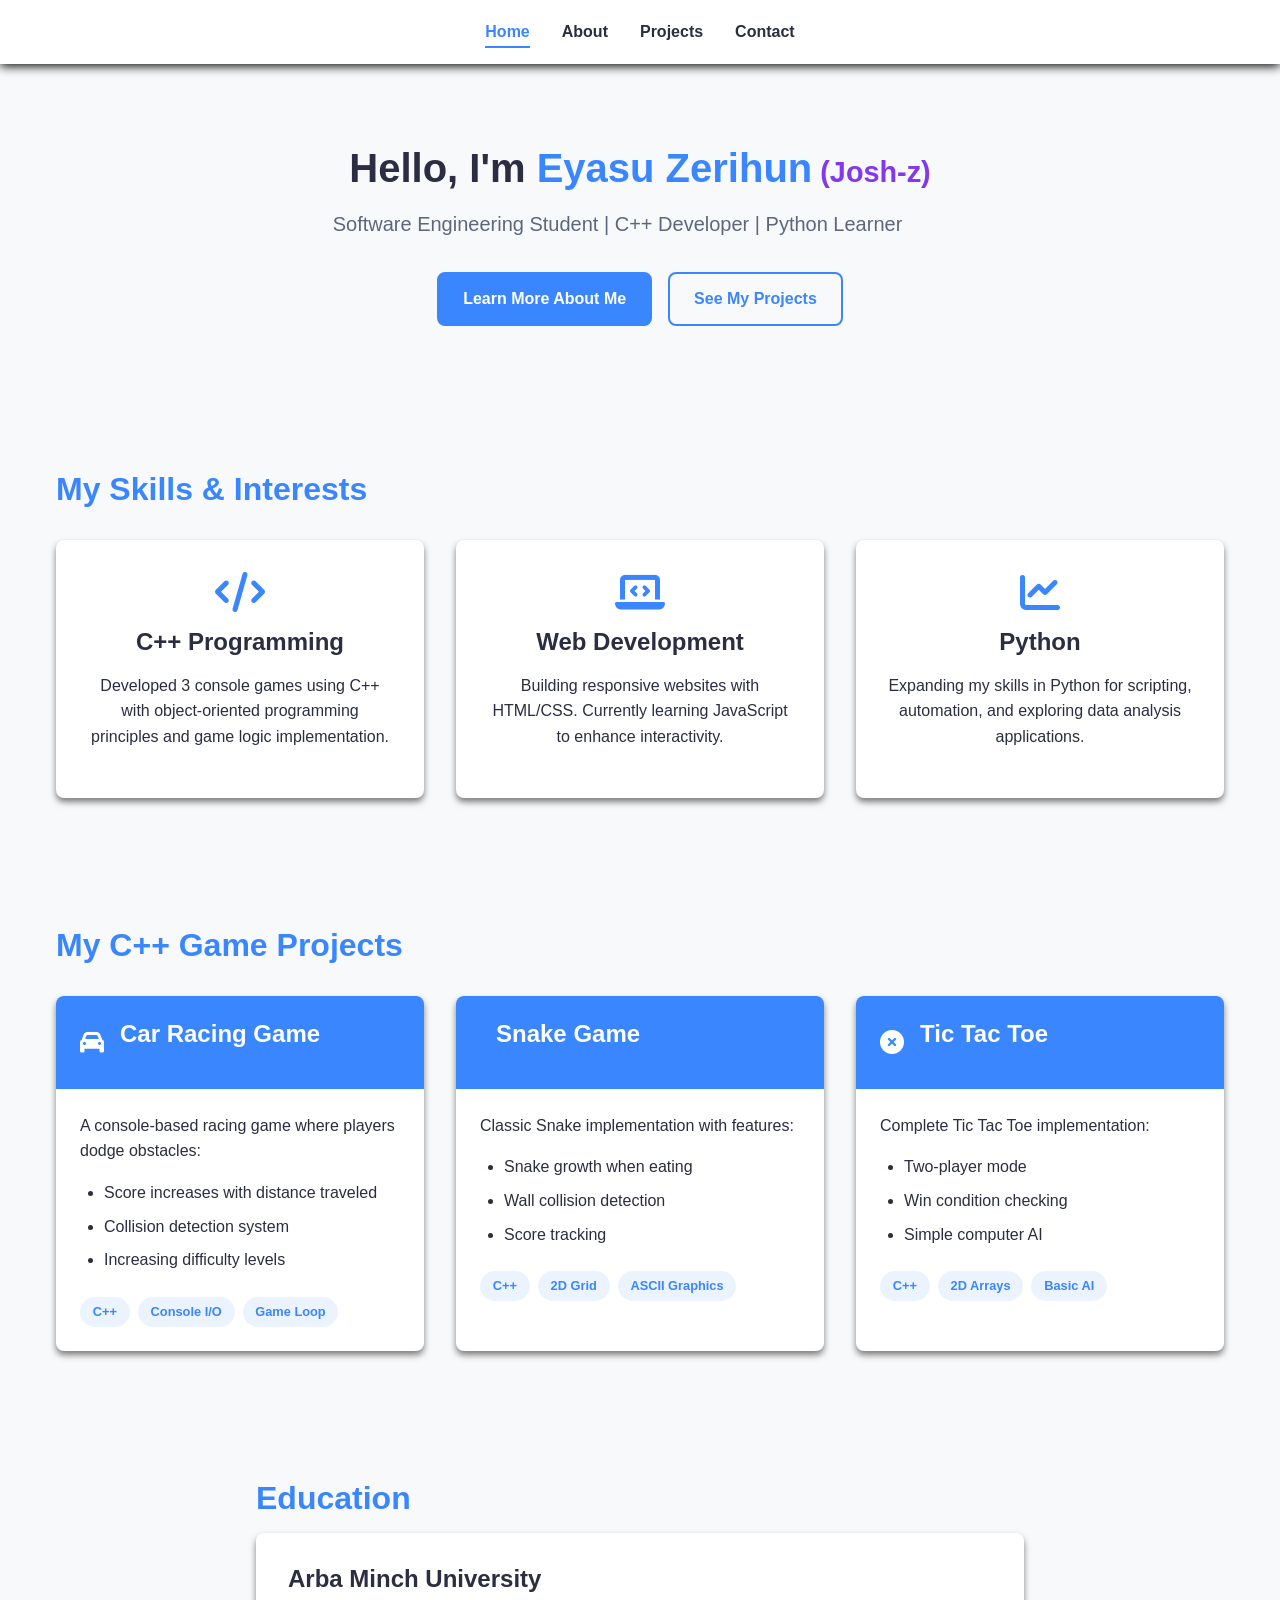
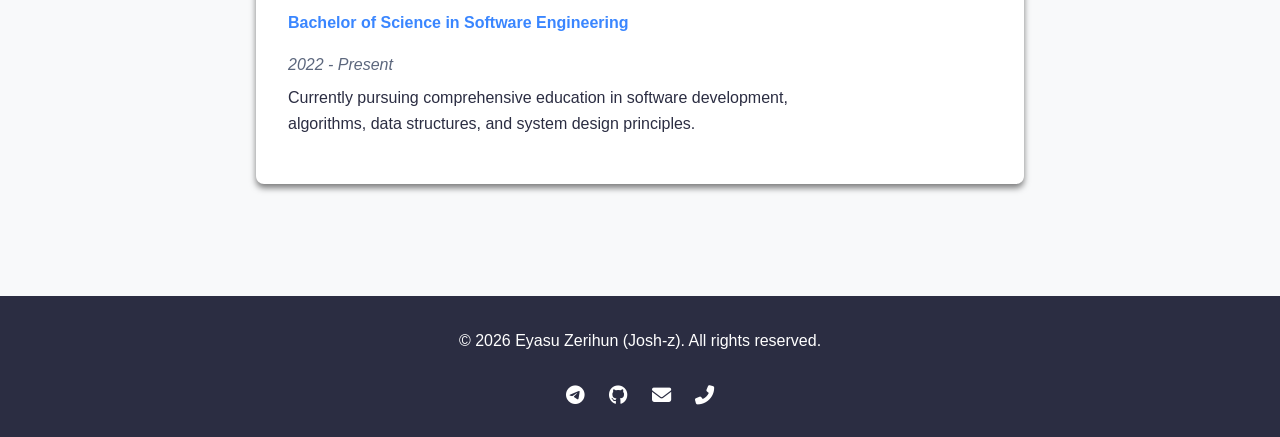
<file: index.html>
<!DOCTYPE html>
<html lang="en">

<head>
    <meta charset="UTF-8">
    <meta name="viewport" content="width=device-width, initial-scale=1.0">
    <title>Eyasu Zerihun (Josh-z) | Software Engineering Student</title>
    <meta name="description"
        content="Personal portfolio of Eyasu Zerihun, Software Engineering student at Arba Minch University">
    <link rel="stylesheet" href="https://cdnjs.cloudflare.com/ajax/libs/font-awesome/6.4.0/css/all.min.css">
    <link rel="stylesheet" href="styles/main.css">

    <style>
        .coming-soon {
            position: absolute;
            bottom: 15px;
            right: 15px;
            background-color: rgba(0, 0, 0, 0.8);
            color: white;
            padding: 6px 12px;
            border-radius: 8px;
            font-weight: bold;
            display: none;
            animation: fadeIn 0.3s ease-in-out;
            z-index: 1;
        }

        /* Ensure the project card is positioned relative so .coming-soon can position absolutely */
        .project-card {
            position: relative;
            background: var(--white);
            border-radius: var(--border-radius);
            box-shadow: var(--card-shadow);
            transition: var(--transition);
            overflow: hidden;
        }

        @keyframes fadeIn {
            from {
                opacity: 0;
                transform: translateY(5px);
            }

            to {
                opacity: 1;
                transform: translateY(0);
            }
        }
    </style>
</head>

<body>
    <header>
        <nav>
            <ul>
                <li><a href="index.html" class="active">Home</a></li>
                <li><a href="about.html">About</a></li>
                <li><a href="portfolio.html">Projects</a></li>
                <li><a href="contact.html">Contact</a></li>
            </ul>
        </nav>
    </header>

    <main>
        <section class="hero">
            <h1>Hello, I'm <span class="name">Eyasu Zerihun</span><span class="nickname">(Josh-z)</span></h1>
            <p class="tagline">Software Engineering Student | C++ Developer | Python Learner</p>
            <div class="hero-btns">
                <a href="about.html" class="btn">Learn More About Me</a>
                <a href="portfolio.html" class="btn secondary">See My Projects</a>
            </div>
        </section>

        <section class="skills">
            <h2>My Skills & Interests</h2>
            <div class="skills-container">
                <div class="skill">
                    <i class="fas fa-code"></i>
                    <h3>C++ Programming</h3>
                    <p>Developed 3 console games using C++ with object-oriented programming principles and game logic
                        implementation.</p>
                </div>
                <div class="skill">
                    <i class="fas fa-laptop-code"></i>
                    <h3>Web Development</h3>
                    <p>Building responsive websites with HTML/CSS. Currently learning JavaScript to enhance
                        interactivity.</p>
                </div>
                <div class="skill">
                    <i class="fas fa-chart-line"></i>
                    <h3>Python</h3>
                    <p>Expanding my skills in Python for scripting, automation, and exploring data analysis
                        applications.</p>
                </div>
            </div>
        </section>

        <section class="projects">
            <h2>My C++ Game Projects</h2>
            <div class="projects-container">
                <!-- Car Game -->
                <div class="project-card">
                    <div class="project-header">
                        <i class="fas fa-car"></i>
                        <h3>Car Racing Game</h3>
                    </div>
                    <div class="project-content">
                        <p>A console-based racing game where players dodge obstacles:</p>
                        <ul>
                            <li>Score increases with distance traveled</li>
                            <li>Collision detection system</li>
                            <li>Increasing difficulty levels</li>
                        </ul>
                        <div class="tech-used">
                            <span>C++</span>
                            <span>Console I/O</span>
                            <span>Game Loop</span>
                        </div>
                    </div>
                    <div class="coming-soon">Coming Soon</div>
                </div>

                <!-- Snake Game -->
                <div class="project-card">
                    <div class="project-header">
                        <i class="fas fa-snake"></i>
                        <h3>Snake Game</h3>
                    </div>
                    <div class="project-content">
                        <p>Classic Snake implementation with features:</p>
                        <ul>
                            <li>Snake growth when eating</li>
                            <li>Wall collision detection</li>
                            <li>Score tracking</li>
                        </ul>
                        <div class="tech-used">
                            <span>C++</span>
                            <span>2D Grid</span>
                            <span>ASCII Graphics</span>
                        </div>
                    </div>
                    <div class="coming-soon">Coming Soon</div>
                </div>

                <!-- Tic Tac Toe -->
                <div class="project-card">
                    <div class="project-header">
                        <i class="fas fa-times-circle"></i>
                        <h3>Tic Tac Toe</h3>
                    </div>
                    <div class="project-content">
                        <p>Complete Tic Tac Toe implementation:</p>
                        <ul>
                            <li>Two-player mode</li>
                            <li>Win condition checking</li>
                            <li>Simple computer AI</li>
                        </ul>
                        <div class="tech-used">
                            <span>C++</span>
                            <span>2D Arrays</span>
                            <span>Basic AI</span>
                        </div>
                    </div>
                    <div class="coming-soon">Coming Soon</div>
                </div>

                <div class="coming-soon">Coming Soon</div>
            </div>
        </section>

        <!-- Education Section -->
        <section class="education">
            <h2>Education</h2>
            <div class="education-item">
                <h3>Arba Minch University</h3>
                <p class="degree">Bachelor of Science in Software Engineering</p>
                <p class="year">2022 - Present</p>
                <p>Currently pursuing comprehensive education in software development, algorithms, data structures, and
                    system design principles.</p>
            </div>
        </section>
    </main>

    <!-- Footer -->
    <footer>
        <p>&copy; <span id="current-year">2023</span> Eyasu Zerihun (Josh-z). All rights reserved.</p>
        <div class="social-links">
            <a href="https://t.me/josh_zerish" target="_blank" aria-label="Telegram"><i
                    class="fab fa-telegram-plane"></i></a>
            <a href="https://github.com/Joshz-090" target="_blank" aria-label="GitHub"><i class="fab fa-github"></i></a>
            <a href="mailto:eyasuzerihun80@gmail.com" aria-label="Email"><i class="fas fa-envelope"></i></a>
            <a href="tel:+25153454460" aria-label="Phone"><i class="fas fa-phone-alt"></i> </a>
        </div>
    </footer>

    <!-- Simple script to update copyright year -->
    <script>
        document.getElementById('current-year').textContent = new Date().getFullYear();

        document.querySelectorAll('.project-card').forEach(card => {
            card.addEventListener('click', () => {
                const msg = card.querySelector('.coming-soon');
                msg.style.display = 'block';

                setTimeout(() => {
                    msg.style.display = 'none';
                }, 2000);
            });
        });
    </script>

</body>

</html>
</file>
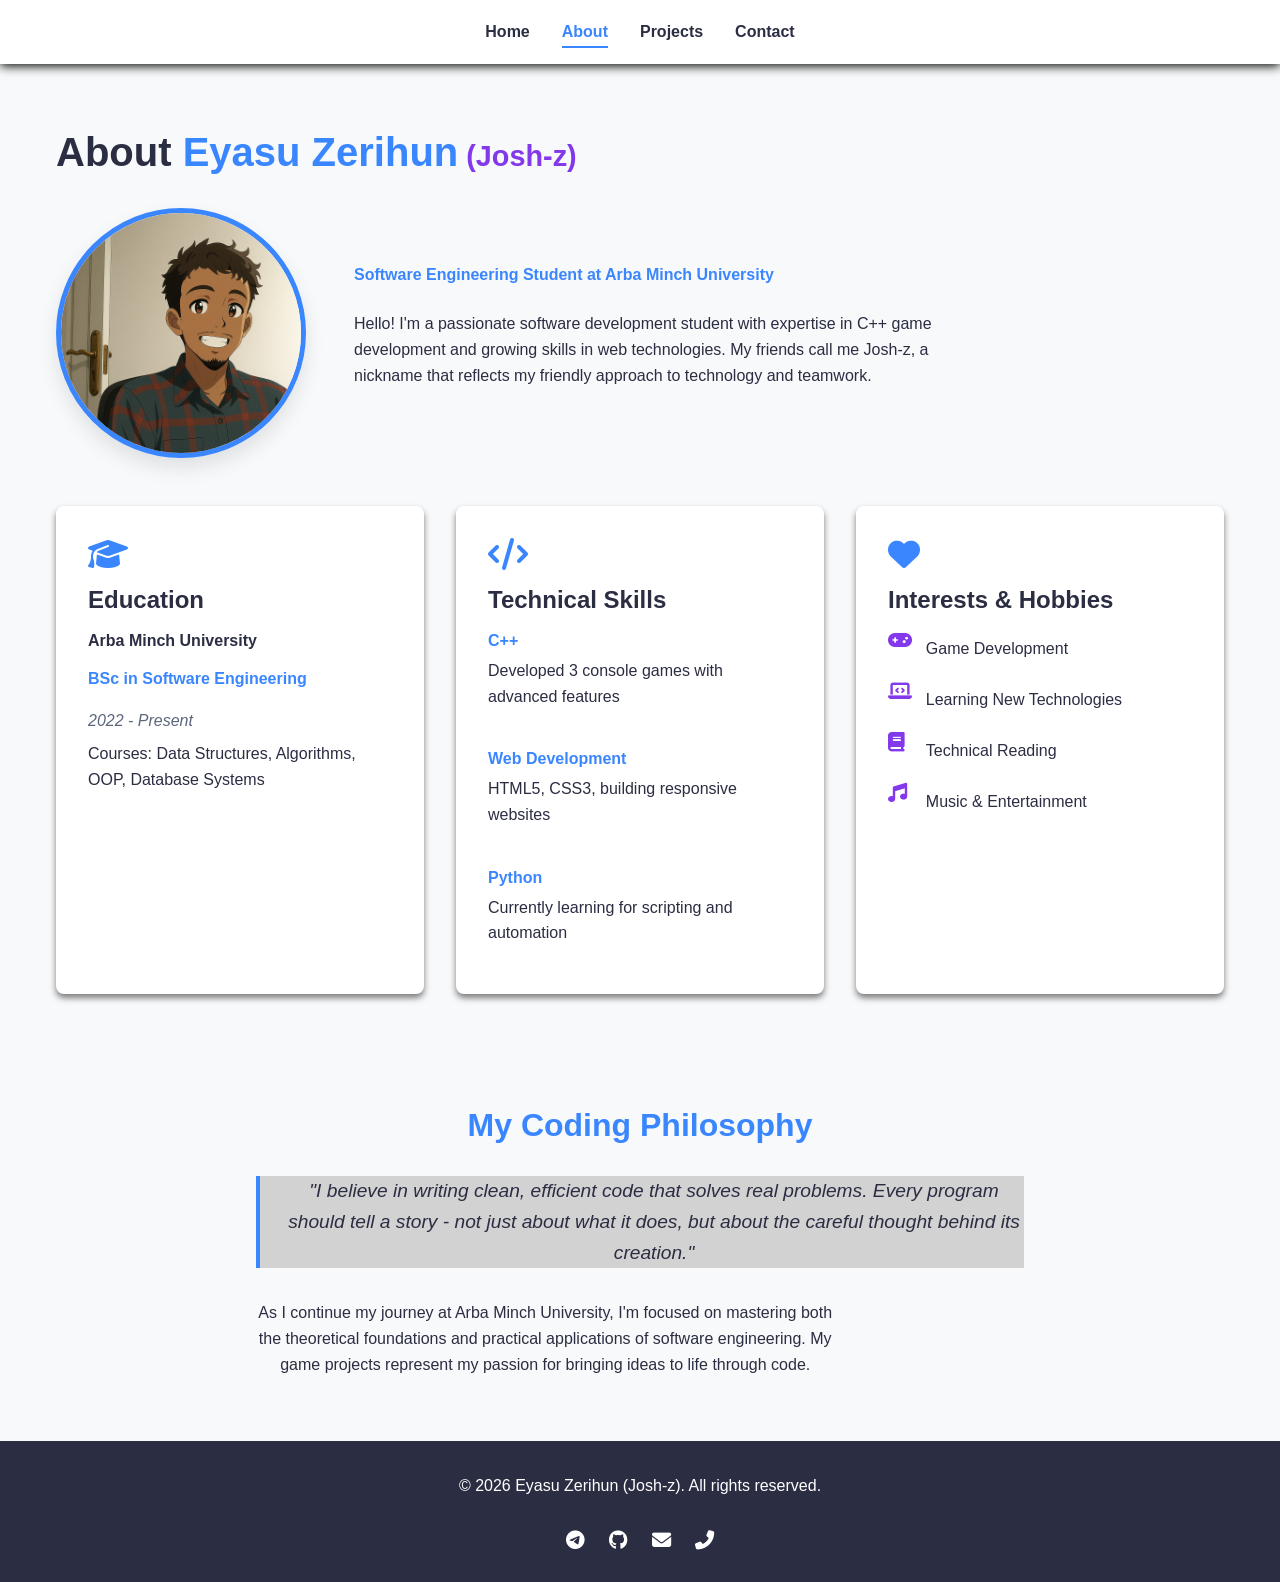
<file: about.html>
<!DOCTYPE html>
<html lang="en">

<head>
    <meta charset="UTF-8">
    <meta name="viewport" content="width=device-width, initial-scale=1.0">
    <title>About Eyasu Zerihun (Josh-z) | Software Engineering Student</title>
    <meta name="description"
        content="Learn more about Eyasu Zerihun, a Software Engineering student at Arba Minch University">
    <link rel="stylesheet" href="https://cdnjs.cloudflare.com/ajax/libs/font-awesome/6.4.0/css/all.min.css">
    <link rel="stylesheet" href="styles/main.css">
    <link rel="stylesheet" href="styles/about.css">
</head>

<body>
    <header>
        <nav>
            <ul>
                <li><a href="index.html">Home</a></li>
                <li><a href="about.html" class="active">About</a></li>
                <li><a href="portfolio.html">Projects</a></li>
                <li><a href="contact.html">Contact</a></li>
            </ul>
        </nav>
    </header>

    <main>
        <section class="about-me">
            <h1>About <span class="name">Eyasu Zerihun</span><span class="nickname">(Josh-z)</span></h1>

            <div class="profile-container">
                <div class="profile-photo">
                    <img src="./photo/ChatGPT Image Apr 15, 2025, 04_52_55 PM.png" alt="Eyasu Zerihun (Josh-z)">
                </div>
                <div class="profile-info">
                    <p class="subtitle">Software Engineering Student at Arba Minch University</p>
                    <p>Hello! I'm a passionate software development student with expertise in C++ game development and
                        growing skills in web technologies. My friends call me Josh-z, a nickname that reflects my
                        friendly approach to technology and teamwork.</p>
                </div>
            </div>

            <div class="about-details">
                <!-- Education -->
                <div class="detail-card">
                    <i class="fas fa-graduation-cap"></i>
                    <h3>Education</h3>
                    <div class="timeline">
                        <div class="timeline-item">
                            <h4>Arba Minch University</h4>
                            <p class="degree">BSc in Software Engineering</p>
                            <p class="year">2022 - Present</p>
                            <p>Courses: Data Structures, Algorithms, OOP, Database Systems</p>
                        </div>
                    </div>
                </div>

                <!-- Skills -->
                <div class="detail-card">
                    <i class="fas fa-code"></i>
                    <h3>Technical Skills</h3>
                    <div class="skills-list">
                        <div class="skill-item">
                            <h4>C++</h4>
                            <p>Developed 3 console games with advanced features</p>
                        </div>
                        <div class="skill-item">
                            <h4>Web Development</h4>
                            <p>HTML5, CSS3, building responsive websites</p>
                        </div>
                        <div class="skill-item">
                            <h4>Python</h4>
                            <p>Currently learning for scripting and automation</p>
                        </div>
                    </div>
                </div>

                <!-- Hobbies -->
                <div class="detail-card">
                    <i class="fas fa-heart"></i>
                    <h3>Interests & Hobbies</h3>
                    <ul class="hobbies-list">
                        <li><i class="fas fa-gamepad"></i> Game Development</li>
                        <li><i class="fas fa-laptop-code"></i> Learning New Technologies</li>
                        <li><i class="fas fa-book"></i> Technical Reading</li>
                        <li><i class="fas fa-music"></i> Music & Entertainment</li>
                    </ul>
                </div>
            </div>
        </section>

        <!-- Philosophy Section -->
        <section class="philosophy">
            <h2>My Coding Philosophy</h2>
            <div class="philosophy-content">
                <blockquote>
                    "I believe in writing clean, efficient code that solves real problems. Every program should tell a
                    story - not just about what it does, but about the careful thought behind its creation."
                </blockquote>
                <p>As I continue my journey at Arba Minch University, I'm focused on mastering both the theoretical
                    foundations and practical applications of software engineering. My game projects represent my
                    passion for bringing ideas to life through code.</p>
            </div>
        </section>
    </main>

    <footer>
        <p>&copy; <span id="current-year">2023</span> Eyasu Zerihun (Josh-z). All rights reserved.</p>
        <div class="social-links">
            <a href="https://t.me/josh_zerish" target="_blank" aria-label="Telegram"><i
                    class="fab fa-telegram-plane"></i></a>
            <a href="https://github.com/Joshz-090" target="_blank" aria-label="GitHub"><i class="fab fa-github"></i></a>
            <a href="mailto:eyasuzerihun80@gmail.com" aria-label="Email"><i class="fas fa-envelope"></i></a>
            <a href="tel:+25153454460" aria-label="Phone"><i class="fas fa-phone-alt"></i> </a>
        </div>
    </footer>

    <script>
        document.getElementById('current-year').textContent = new Date().getFullYear();
    </script>
</body>

</html>
</file>
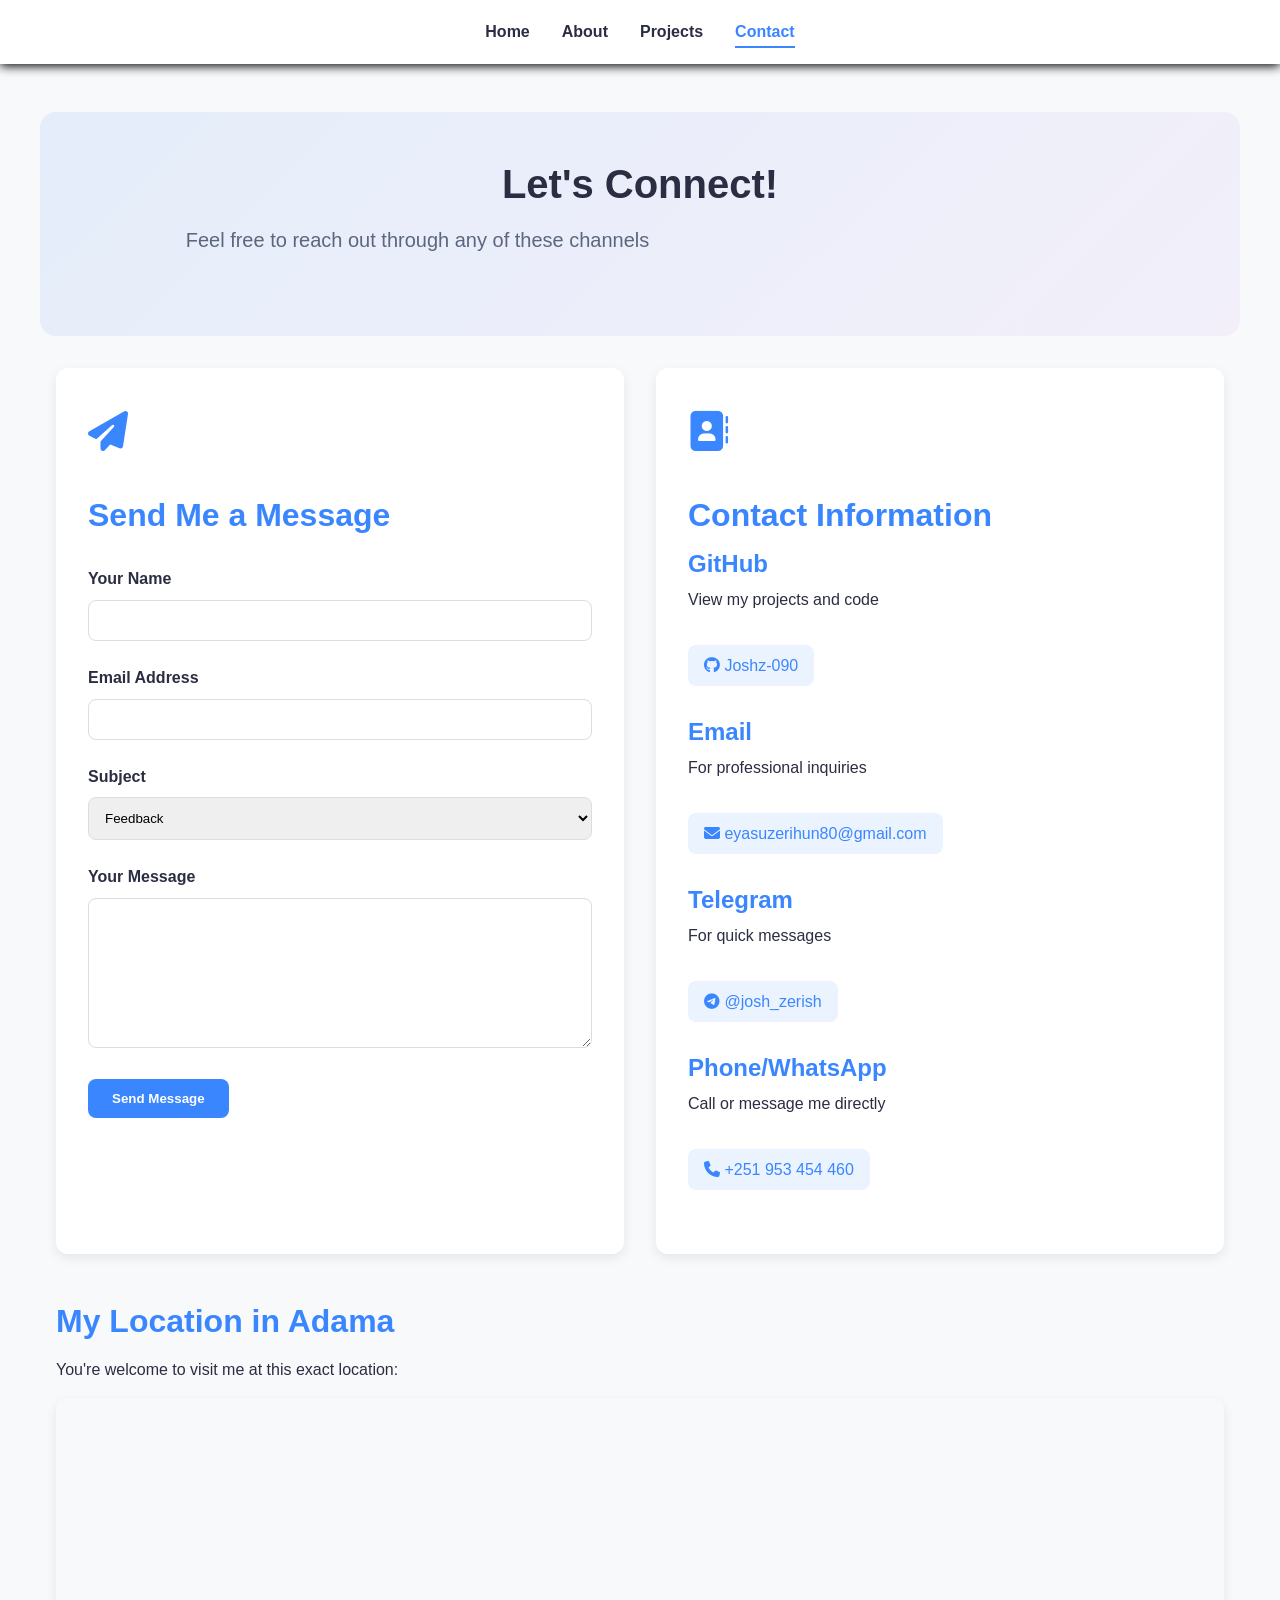
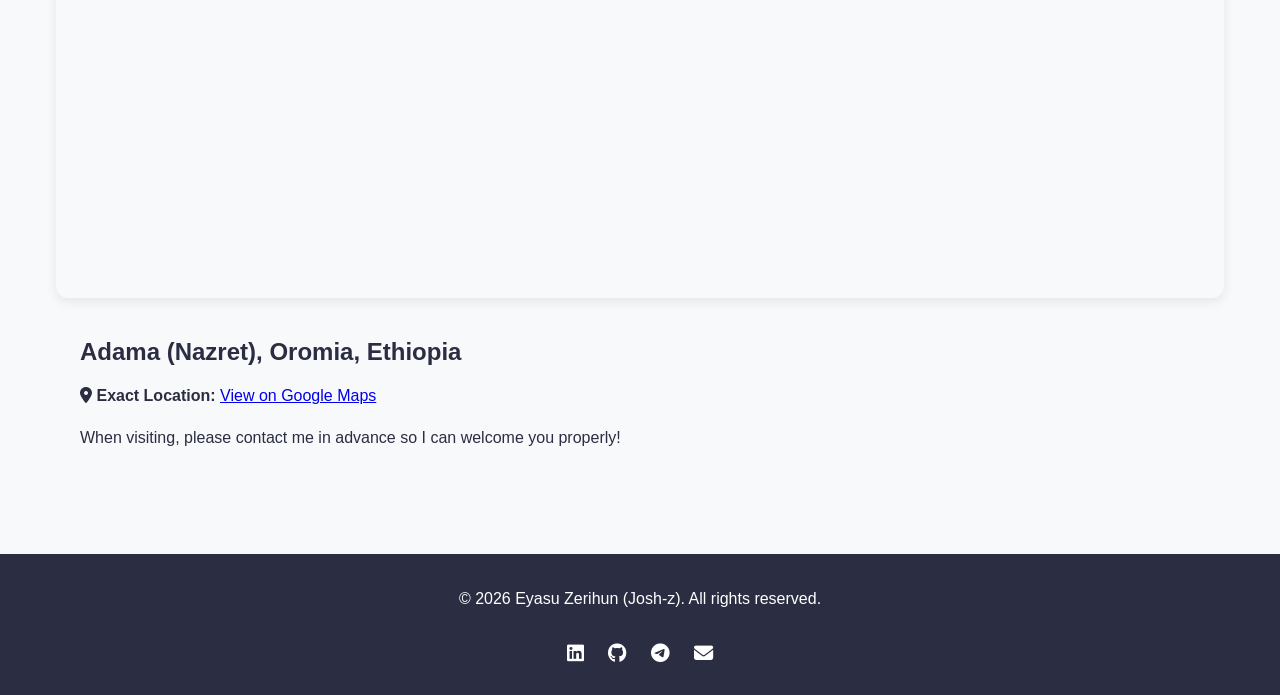
<file: contact.html>
<!DOCTYPE html>
<html lang="en">

<head>
    <meta charset="UTF-8">
    <meta name="viewport" content="width=device-width, initial-scale=1.0">
    <title>Contact Eyasu Zerihun (Josh-z) | Software Engineer</title>
    <link rel="stylesheet" href="https://cdnjs.cloudflare.com/ajax/libs/font-awesome/6.4.0/css/all.min.css">
    <link rel="stylesheet" href="styles/main.css">
    <style>
        /* CONTACT PAGE SPECIFIC STYLES */
        .contact-hero {
            text-align: center;
            padding: 3rem 1rem;
            background: linear-gradient(135deg, rgba(58, 134, 255, 0.1) 0%, rgba(131, 56, 236, 0.05) 100%);
            border-radius: 16px;
            margin: 2rem auto;
            max-width: 1200px;
        }

        .contact-container {
            display: grid;
            grid-template-columns: repeat(auto-fit, minmax(300px, 1fr));
            gap: 2rem;
            max-width: 1200px;
            margin: 0 auto;
            padding: 0 1rem;
        }

        .contact-card {
            background: white;
            padding: 2rem;
            border-radius: 12px;
            box-shadow: 0 4px 12px rgba(0, 0, 0, 0.08);
            transition: all 0.3s ease;
        }

        .contact-card:hover {
            transform: translateY(-5px);
            box-shadow: 0 8px 20px rgba(0, 0, 0, 0.12);
        }

        .contact-icon {
            font-size: 2.5rem;
            color: #3a86ff;
            margin-bottom: 1rem;
        }

        .contact-method {
            margin-bottom: 2rem;
        }

        .contact-method h3 {
            color: #3a86ff;
            margin-bottom: 0.5rem;
        }

        .contact-link {
            display: inline-block;
            margin-top: 1rem;
            padding: 0.5rem 1rem;
            background: rgba(58, 134, 255, 0.1);
            color: #3a86ff;
            border-radius: 8px;
            text-decoration: none;
            transition: all 0.3s ease;
        }

        .contact-link:hover {
            background: rgba(58, 134, 255, 0.2);
        }

        /* Message Form Styles */
        .message-form {
            margin-top: 2rem;
        }

        .form-group {
            margin-bottom: 1.5rem;
        }

        .form-group label {
            display: block;
            margin-bottom: 0.5rem;
            font-weight: 600;
        }

        .form-group input,
        .form-group textarea,
        .form-group select {
            width: 100%;
            padding: 0.75rem;
            border: 1px solid #ddd;
            border-radius: 8px;
            font-family: inherit;
        }

        .form-group textarea {
            min-height: 150px;
            resize: vertical;
        }

        .submit-btn {
            background: #3a86ff;
            color: white;
            border: none;
            padding: 0.75rem 1.5rem;
            border-radius: 8px;
            cursor: pointer;
            font-weight: 600;
            transition: all 0.3s ease;
        }

        .submit-btn:hover {
            background: #2667cc;
        }

        /* Map Section */
        .location-section {
            max-width: 1200px;
            margin: 3rem auto;
            padding: 0 1rem;
        }

        .map-container {
            height: 500px;
            border-radius: 12px;
            overflow: hidden;
            box-shadow: 0 4px 12px rgba(0, 0, 0, 0.08);
            margin-top: 1rem;
            position: relative;
        }

        .map-container iframe {
            width: 100%;
            height: 100%;
            border: none;
        }

        .location-description {
            background: #f8f9fa;
            padding: 1.5rem;
            border-radius: 8px;
            margin-top: 1rem;
        }

        @media (max-width: 768px) {
            .contact-container {
                grid-template-columns: 1fr;
            }

            .map-container {
                height: 350px;
            }
        }
    </style>
</head>

<body class="contact-page">
    <header>
        <nav>
            <ul>
                <li><a href="index.html">Home</a></li>
                <li><a href="about.html">About</a></li>
                <li><a href="portfolio.html">Projects</a></li>
                <li><a href="contact.html" class="active">Contact</a></li>
            </ul>
        </nav>
    </header>

    <main>
        <section class="contact-hero">
            <h1>Let's Connect!</h1>
            <p class="tagline">Feel free to reach out through any of these channels</p>
        </section>

        <div class="contact-container">
            <!-- Contact Form -->
            <div class="contact-card">
                <div class="contact-icon">
                    <i class="fas fa-paper-plane"></i>
                </div>

                <h2>Send Me a Message</h2>

                <form class="message-form" id="contactForm">
                    <div class="form-group">
                        <label for="name">Your Name</label>
                        <input type="text" id="name" name="name" required>
                    </div>

                    <div class="form-group">
                        <label for="email">Email Address</label>
                        <input type="email" id="email" name="email" required>
                    </div>

                    <div class="form-group">
                        <label for="subject">Subject</label>
                        <select id="subject" name="subject">
                            <option value="feedback">Feedback</option>
                            <option value="collab">Collaboration</option>
                            <option value="question">Question</option>
                            <option value="other">Other</option>
                        </select>
                    </div>

                    <div class="form-group">
                        <label for="message">Your Message</label>
                        <textarea id="message" name="message" required></textarea>
                    </div>

                    <button type="submit" class="submit-btn">Send Message</button>
                </form>
            </div>

            <!-- Contact Information -->
            <div class="contact-card">
                <div class="contact-icon">
                    <i class="fas fa-address-book"></i>
                </div>

                <h2>Contact Information</h2>

                <div class="contact-method">
                    <h3>GitHub</h3>
                    <p>View my projects and code</p>
                    <a href="https://github.com/Joshz-090" target="_blank" class="contact-link">
                        <i class="fab fa-github"></i> Joshz-090
                    </a>
                </div>

                <div class="contact-method">
                    <h3>Email</h3>
                    <p>For professional inquiries</p>
                    <a href="mailto:eyasuzerihun80@gmail.com" class="contact-link">
                        <i class="fas fa-envelope"></i> eyasuzerihun80@gmail.com
                    </a>
                </div>

                <div class="contact-method">
                    <h3>Telegram</h3>
                    <p>For quick messages</p>
                    <a href="https://t.me/josh_zerish" target="_blank" class="contact-link">
                        <i class="fab fa-telegram"></i> @josh_zerish
                    </a>
                </div>

                <div class="contact-method">
                    <h3>Phone/WhatsApp</h3>
                    <p>Call or message me directly</p>
                    <a href="tel:+251953454460" class="contact-link">
                        <i class="fas fa-phone"></i> +251 953 454 460
                    </a>
                </div>
            </div>
        </div>

        <!-- Exact Location Section -->
        <section class="location-section">
            <h2>My Location in Adama</h2>
            <p>You're welcome to visit me at this exact location:</p>

            <div class="map-container">
                <iframe
                    src="https://www.google.com/maps/embed?pb=!1m18!1m12!1m3!1d3941.308037530966!2d39.26838531536671!3d8.5409800939004!2m3!1f0!2f0!3f0!3m2!1i1024!2i768!4f13.1!3m3!1m2!1s0x164b4f0e65e8e3c9%3A0x2b6e3e5b4a8e3e1!2sAdama%2C%20Ethiopia!5e0!3m2!1sen!2sus!4v1620000000000!5m2!1sen!2sus"
                    allowfullscreen="" loading="lazy"></iframe>
            </div>

            <div class="location-description">
                <h3>Adama (Nazret), Oromia, Ethiopia</h3>
                <p><i class="fas fa-map-marker-alt"></i> <strong>Exact Location:</strong> <a
                        href="https://maps.app.goo.gl/ZNJYowQZLFwTb75c6" target="_blank">View on Google Maps</a></p>
                <p>When visiting, please contact me in advance so I can welcome you properly!</p>
            </div>
        </section>
    </main>

    <footer>
        <p>&copy; <span id="current-year">2023</span> Eyasu Zerihun (Josh-z). All rights reserved.</p>
        <div class="social-links">
            <a href="#" aria-label="LinkedIn"><i class="fab fa-linkedin"></i></a>
            <a href="https://github.com/Joshz-090" aria-label="GitHub" target="_blank"><i class="fab fa-github"></i></a>
            <a href="https://t.me/josh_zerish" aria-label="Telegram" target="_blank"><i class="fab fa-telegram"></i></a>
            <a href="mailto:eyasuzerihun80@gmail.com" aria-label="Email"><i class="fas fa-envelope"></i></a>
        </div>
    </footer>

    <script>
        // Update copyright year
        document.getElementById('current-year').textContent = new Date().getFullYear();

        // Simple form handling
        document.getElementById('contactForm').addEventListener('submit', function (e) {
            e.preventDefault();
            alert('Thank you for your message! I will respond soon.');
            this.reset();
        });
    </script>
</body>

</html>
</file>
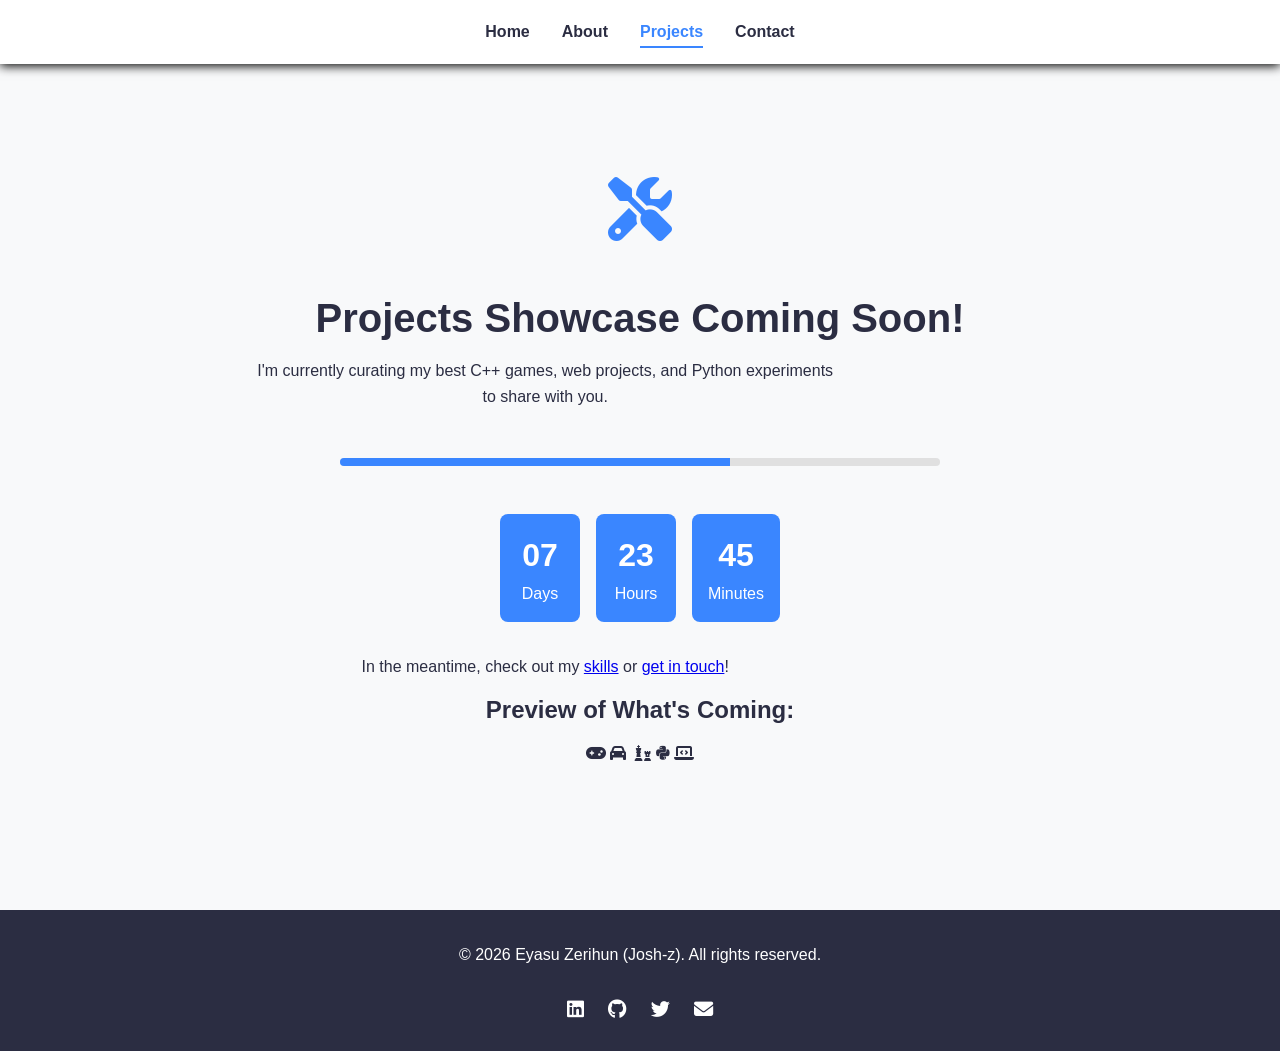
<file: portfolio.html>
<!DOCTYPE html>
<html lang="en">

<head>
    <meta charset="UTF-8">
    <meta name="viewport" content="width=device-width, initial-scale=1.0">
    <title>Projects | Eyasu Zerihun</title>
    <link rel="stylesheet" href="https://cdnjs.cloudflare.com/ajax/libs/font-awesome/6.4.0/css/all.min.css">
    <link rel="stylesheet" href="styles/main.css">
    <style>
        /* PROJECTS COMING SOON ANIMATION */
        .construction {
            text-align: center;
            padding: 5rem 1rem;
            max-width: 800px;
            margin: 0 auto;
        }

        .construction-icon {
            font-size: 4rem;
            color: #3a86ff;
            animation: bounce 2s infinite;
            margin-bottom: 2rem;
        }

        @keyframes bounce {

            0%,
            20%,
            50%,
            80%,
            100% {
                transform: translateY(0);
            }

            40% {
                transform: translateY(-30px);
            }

            60% {
                transform: translateY(-15px);
            }
        }

        .countdown {
            display: flex;
            justify-content: center;
            gap: 1rem;
            margin: 2rem 0;
        }

        .countdown-item {
            background: #3a86ff;
            color: white;
            padding: 1rem;
            border-radius: 8px;
            min-width: 80px;
        }

        .countdown-number {
            font-size: 2rem;
            font-weight: bold;
        }

        .progress-bar {
            height: 8px;
            background: #e0e0e0;
            border-radius: 4px;
            margin: 3rem auto;
            max-width: 600px;
            overflow: hidden;
        }

        .progress {
            height: 100%;
            width: 65%;
            background: #3a86ff;
            animation: progress 2s ease-in-out infinite alternate;
        }

        @keyframes progress {
            from {
                width: 65%;
            }

            to {
                width: 68%;
            }
        }
    </style>
</head>

<body class="projects-page">
    <header>
        <nav>
            <ul>
                <li><a href="index.html">Home</a></li>
                <li><a href="about.html">About</a></li>
                <li><a href="portfolio.html" class="active">Projects</a></li>
                <li><a href="contact.html">Contact</a></li>
            </ul>
        </nav>
    </header>

    <main>
        <section class="construction">
            <div class="construction-icon">
                <i class="fas fa-tools"></i>
            </div>
            <h1>Projects Showcase Coming Soon!</h1>
            <p>I'm currently curating my best C++ games, web projects, and Python experiments to share with you.</p>

            <div class="progress-bar">
                <div class="progress"></div>
            </div>

            <div class="countdown">
                <div class="countdown-item">
                    <div class="countdown-number" id="days">07</div>
                    <div>Days</div>
                </div>
                <div class="countdown-item">
                    <div class="countdown-number" id="hours">23</div>
                    <div>Hours</div>
                </div>
                <div class="countdown-item">
                    <div class="countdown-number" id="minutes">45</div>
                    <div>Minutes</div>
                </div>
            </div>

            <p>In the meantime, check out my <a href="about.html">skills</a> or <a href="contact.html">get in touch</a>!
            </p>

            <div class="social-preview">
                <h3>Preview of What's Coming:</h3>
                <div class="preview-icons">
                    <i class="fas fa-gamepad"></i>
                    <i class="fas fa-car"></i>
                    <i class="fas fa-snake"></i>
                    <i class="fas fa-chess"></i>
                    <i class="fab fa-python"></i>
                    <i class="fas fa-laptop-code"></i>
                </div>
            </div>
        </section>
    </main>

    <footer>
        <p>&copy; <span id="current-year">2023</span> Eyasu Zerihun (Josh-z). All rights reserved.</p>
        <div class="social-links">
            <a href="#" aria-label="LinkedIn"><i class="fab fa-linkedin"></i></a>
            <a href="#" aria-label="GitHub"><i class="fab fa-github"></i></a>
            <a href="#" aria-label="Twitter"><i class="fab fa-twitter"></i></a>
            <a href="mailto:your.email@example.com" aria-label="Email"><i class="fas fa-envelope"></i></a>
        </div>
    </footer>

    <script>
        // Update copyright year
        document.getElementById('current-year').textContent = new Date().getFullYear();

        // Simple countdown animation (not real countdown)
        function animateCountdown() {
            const numbers = {
                days: document.getElementById('days'),
                hours: document.getElementById('hours'),
                minutes: document.getElementById('minutes')
            };

            setInterval(() => {
                numbers.minutes.textContent = Math.floor(Math.random() * 60).toString().padStart(2, '0');
                if (Math.random() > 0.7) {
                    numbers.hours.textContent = Math.floor(Math.random() * 24).toString().padStart(2, '0');
                }
                if (Math.random() > 0.9) {
                    numbers.days.textContent = Math.floor(Math.random() * 7).toString().padStart(2, '0');
                }
            }, 3000);
        }

        animateCountdown();
    </script>
</body>

</html>
</file>
<file: styles/main.css>
:root {
    --primary-color: #3a86ff;
    --primary-dark: #2667cc;
    --accent-color: #8338ec;
    --text-color: #2b2d42;
    --text-light: #5c677d;
    --light-bg: #f8f9fa;
    --white: #ffffff;
    --card-shadow: 0 4px 6px rgba(0, 0, 0, 0.5);
    --hover-shadow: 0 10px 20px rgba(0, 0, 0, 0.1);

    --border-radius: 8px;
    --section-padding: 3rem 1rem;
    --transition: all 0.3s ease;
}

* {
    margin: 0;
    padding: 0;
    box-sizing: border-box;
}

body {
    font-family: 'Segoe UI', Tahoma, Geneva, Verdana, sans-serif;
    line-height: 1.6;
    color: var(--text-color);
    background-color: var(--light-bg);
    padding-top: 80px;
}

/* ===== TYPOGRAPHY ===== */
h1,
h2,
h3,
h4 {
    font-weight: 700;
    line-height: 1.2;
    margin-bottom: 1rem;
}

h1 {
    font-size: 2.5rem;
    font-weight: 800;
}

h2 {
    font-size: 2rem;
    color: var(--primary-color);
    margin-top: 2rem;
}

h3 {
    font-size: 1.5rem;
}

p {
    margin-bottom: 1rem;
    max-width: 65ch;
}

.name {
    color: var(--primary-color);
}

.nickname {
    color: var(--accent-color);
    font-size: 1.8rem;
    margin-left: 0.5rem;
}

.tagline {
    font-size: 1.25rem;
    color: var(--text-light);
    margin-bottom: 2rem;
    font-weight: 500;
}

.subtitle {
    color: var(--primary-color);
    font-weight: 600;
    margin-bottom: 1.5rem;
}

header {
    background-color: var(--white);
    box-shadow: 0 2px 10px rgba(0, 0, 0, 1);
    position: fixed;
    width: 100%;
    top: 0;
    z-index: 1000;
}

nav ul {
    display: flex;
    justify-content: center;
    padding: 1.2rem 0;
    gap: 2rem;
    list-style: none;
}

nav a {
    font-weight: 800;
    padding: 0.5rem 0;
    position: relative;
    transition: var(--transition);
    text-decoration: none;
    color: inherit;
}

nav a:hover {
    color: var(--primary-color);
}

/* Underline animation */
nav a::after {
    content: '';
    position: absolute;
    bottom: 0;
    left: 0;
    width: 0;
    height: 2px;
    background: var(--primary-color);
    transition: var(--transition);
}

nav a:hover::after {
    width: 100%;
}

nav a.active {
    color: var(--primary-color);
    font-weight: 800;
}

nav a.active::after {
    width: 100%;
}

/* ===== HERO SECTION ===== */
.hero {
    text-align: center;
    padding: 4rem 1rem;
    max-width: 800px;
    margin: 0 auto;
}

.hero-btns {
    display: flex;
    gap: 1rem;
    justify-content: center;
    flex-wrap: wrap;
}

/* ===== BUTTON STYLES ===== */
.btn {
    display: inline-block;
    padding: 0.75rem 1.5rem;
    background: var(--primary-color);
    color: white;
    border-radius: var(--border-radius);
    font-weight: 600;
    transition: var(--transition);
    border: 2px solid var(--primary-color);
    text-decoration: none;
    cursor: pointer;
}

.btn:hover {
    background: var(--primary-dark);
    transform: translateY(-2px);
    box-shadow: var(--hover-shadow);
}

.btn.secondary {
    background: transparent;
    color: var(--primary-color);
}

.btn.secondary:hover {
    background: rgba(58, 134, 255, 0.1);
}

/* ===== SKILLS SECTION ===== */
.skills {
    padding: var(--section-padding);
    max-width: 1200px;
    margin: 0 auto;
}

.skills-container {
    display: grid;
    grid-template-columns: repeat(auto-fit, minmax(300px, 1fr));
    gap: 2rem;
    margin-top: 2rem;
}

.skill {
    background: var(--white);
    padding: 2rem;
    border-radius: var(--border-radius);
    box-shadow: var(--card-shadow);
    transition: var(--transition);
    text-align: center;
}

.skill:hover {
    transform: translateY(-5px);
    box-shadow: var(--hover-shadow);
}

.skill i {
    font-size: 2.5rem;
    color: var(--primary-color);
    margin-bottom: 1rem;
}

/* ===== PROJECTS SECTION ===== */
.projects {
    padding: var(--section-padding);
    max-width: 1200px;
    margin: 0 auto;
}

.projects-container {
    display: grid;
    grid-template-columns: repeat(auto-fit, minmax(300px, 1fr));
    gap: 2rem;
    margin-top: 2rem;
}

.project-card {
    background: var(--white);
    border-radius: var(--border-radius);
    box-shadow: var(--card-shadow);
    transition: var(--transition);
    overflow: hidden;
}

.project-card:hover {
    transform: translateY(-5px);
    box-shadow: var(--hover-shadow);
}

.project-header {
    background: var(--primary-color);
    color: white;
    padding: 1.5rem;
    display: flex;
    align-items: center;
    gap: 1rem;
}

.project-header i {
    font-size: 1.5rem;
}

.project-content {
    padding: 1.5rem;
}

.project-content ul {
    margin: 1rem 0 1.5rem 1.5rem;
    list-style-position: outside;
}

.project-content li {
    margin-bottom: 0.5rem;
}

.tech-used {
    display: flex;
    gap: 0.5rem;
    flex-wrap: wrap;
}

.tech-used span {
    background: rgba(58, 134, 255, 0.1);
    color: var(--primary-color);
    padding: 0.3rem 0.8rem;
    border-radius: 20px;
    font-size: 0.8rem;
    font-weight: 600;
}

/* ===== EDUCATION SECTION ===== */
.education {
    padding: var(--section-padding);
    max-width: 800px;
    margin: 0 auto;
}

.education-item {
    background: var(--white);
    padding: 2rem;
    border-radius: var(--border-radius);
    box-shadow: var(--card-shadow);
    margin-top: 1rem;
}

.degree {
    font-weight: 600;
    color: var(--primary-color);
}

.year {
    color: var(--text-light);
    font-style: italic;
    margin-bottom: 0.5rem;
}

/* ===== ABOUT ME/PROFILE SECTION ===== */
.about-me {
    padding: var(--section-padding);
    max-width: 1000px;
    margin: 0 auto;
}

.profile-container {
    display: flex;
    gap: 3rem;
    align-items: center;
}

.profile-photo {
    width: 250px;
    height: 250px;
    border-radius: 50%;
    overflow: hidden;
    border: 5px solid var(--primary-color);
    box-shadow: var(--hover-shadow);
    flex-shrink: 0;
}

.profile-photo img {
    width: 100%;
    height: 100%;
    object-fit: cover;
}

.profile-info span {
    color: var(--accent-color);
}

/* ===== FOOTER ===== */
footer {
    background: var(--text-color);
    color: var(--white);
    padding: 2rem 1rem;
    margin-top: 4rem;
    display: flex;
    flex-direction: column;
    align-items: center;
    /* Horizontally centers everything inside footer */
    justify-content: center;
    /* Vertically centers the content */
}

footer p {
    margin: 0;
    font-size: 1rem;
    font-weight: 500;
    text-align: center;
    /* Ensures the text is centered horizontally */
    margin-bottom: 1rem;
    /* Optional spacing between text and social links */
}

.social-links {
    display: flex;
    justify-content: center;
    gap: 1.5rem;
    margin-top: 1rem;
}

.social-links a {
    color: var(--white);
    font-size: 1.5rem;
    transition: var(--transition);
    text-decoration: none;
    display: flex;
    align-items: center;
    gap: 0.5rem;
    /* Space between icon and text */
}

.social-links a:hover {
    color: var(--primary-color);
    transform: translateY(-3px);
}

.social-links a i {
    font-size: 1.2rem;
    /* Smaller icon size for phone link */
}

.social-links a.phone {
    font-size: 1.5rem;
}

/* ===== PHONE LINK ===== */
.social-links a.phone i {
    font-size: 1.5rem;
}

/* ===== RESPONSIVE DESIGN ===== */
@media (max-width: 768px) {
    body {
        padding-top: 70px;
    }

    h1 {
        font-size: 2rem;
    }

    .nickname {
        font-size: 1.4rem;
    }

    .hero-btns {
        flex-direction: column;
        align-items: center;
    }

    .btn {
        width: 100%;
        max-width: 250px;
    }

    .profile-container {
        flex-direction: column;
        text-align: center;
        gap: 2rem;
    }

    .profile-photo {
        width: 200px;
        height: 200px;
    }
}

@media (max-width: 480px) {
    h1 {
        font-size: 1.8rem;
    }

    .tagline {
        font-size: 1.1rem;
    }

    nav ul {
        gap: 1rem;
        padding: 1rem 0;
    }

    .skills-container,
    .projects-container {
        grid-template-columns: 1fr;
    }
}
</file>
<file: styles/about.css>
/* ===== ABOUT PAGE SPECIFIC STYLES ===== */
.about-me {
    padding: 3rem 1rem;
    max-width: 1200px;
    margin: 0 auto;
}

.profile-container {
    display: flex;
    gap: 3rem;
    align-items: center;
    margin: 2rem 0 3rem;
}

.profile-photo {
    width: 250px;
    height: 250px;
    border-radius: 50%;
    overflow: hidden;
    border: 5px solid var(--primary-color);
    box-shadow: var(--hover-shadow);
    flex-shrink: 0;
}

.profile-photo img {
    width: 100%;
    height: 100%;
    object-fit: cover;
}

.about-details {
    display: grid;
    grid-template-columns: repeat(auto-fit, minmax(300px, 1fr));
    gap: 2rem;
    margin-top: 3rem;
}

.detail-card {
    background: var(--white);
    padding: 2rem;
    border-radius: var(--border-radius);
    box-shadow: var(--card-shadow);
    transition: var(--transition);
}

.detail-card:hover {
    transform: translateY(-5px);
    box-shadow: var(--hover-shadow);
}

.detail-card i {
    font-size: 2rem;
    color: var(--primary-color);
    margin-bottom: 1rem;
}

.timeline-item {
    margin-bottom: 1.5rem;
}

.timeline-item:last-child {
    margin-bottom: 0;
}

.skills-list {
    display: flex;
    flex-direction: column;
    gap: 1.5rem;
}

.skill-item h4 {
    color: var(--primary-color);
    margin-bottom: 0.5rem;
}

.hobbies-list {
    list-style: none;
}

.hobbies-list li {
    margin-bottom: 1rem;
    display: flex;
    align-items: center;
    gap: 0.8rem;
}

.hobbies-list i {
    font-size: 1.2rem;
    color: var(--accent-color);
    width: 25px;
}

.philosophy {
    max-width: 800px;
    margin: 4rem auto;
    padding: 0 1rem;
    text-align: center;
}

blockquote {
    background-color: rgb(210, 210, 210);
    font-style: italic;
    font-size: 1.2rem;
    color: var(--text-color);
    border-left: 4px solid var(--primary-color);
    padding-left: 1.5rem;
    margin: 2rem 0;
}

nav a.active {
    color: var(--primary-color);
    font-weight: 800;
}

nav a.active::after {
    width: 100%;
}

/* Responsive adjustments */
@media (max-width: 768px) {
    .profile-container {
        flex-direction: column;
        text-align: center;
    }

    .profile-photo {
        width: 200px;
        height: 200px;
    }

    .about-details {
        grid-template-columns: 1fr;
    }
}
</file>
